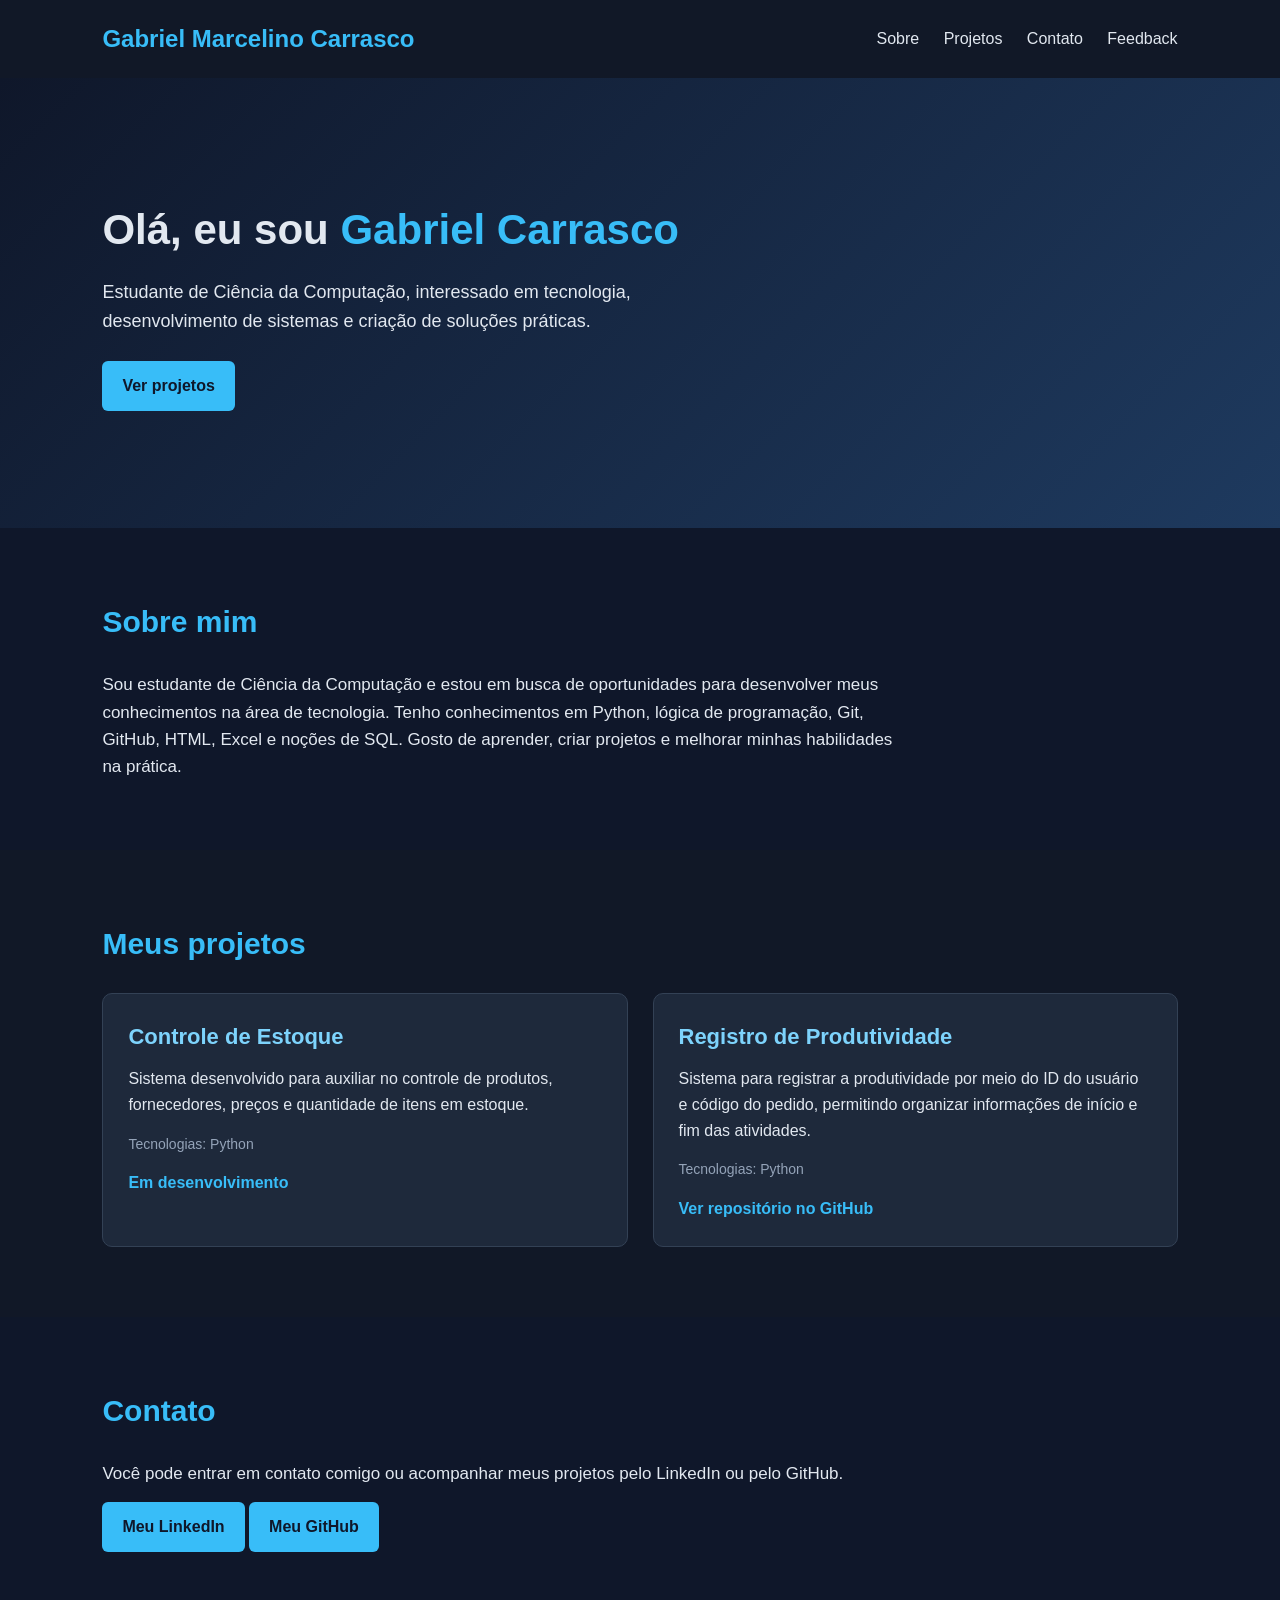
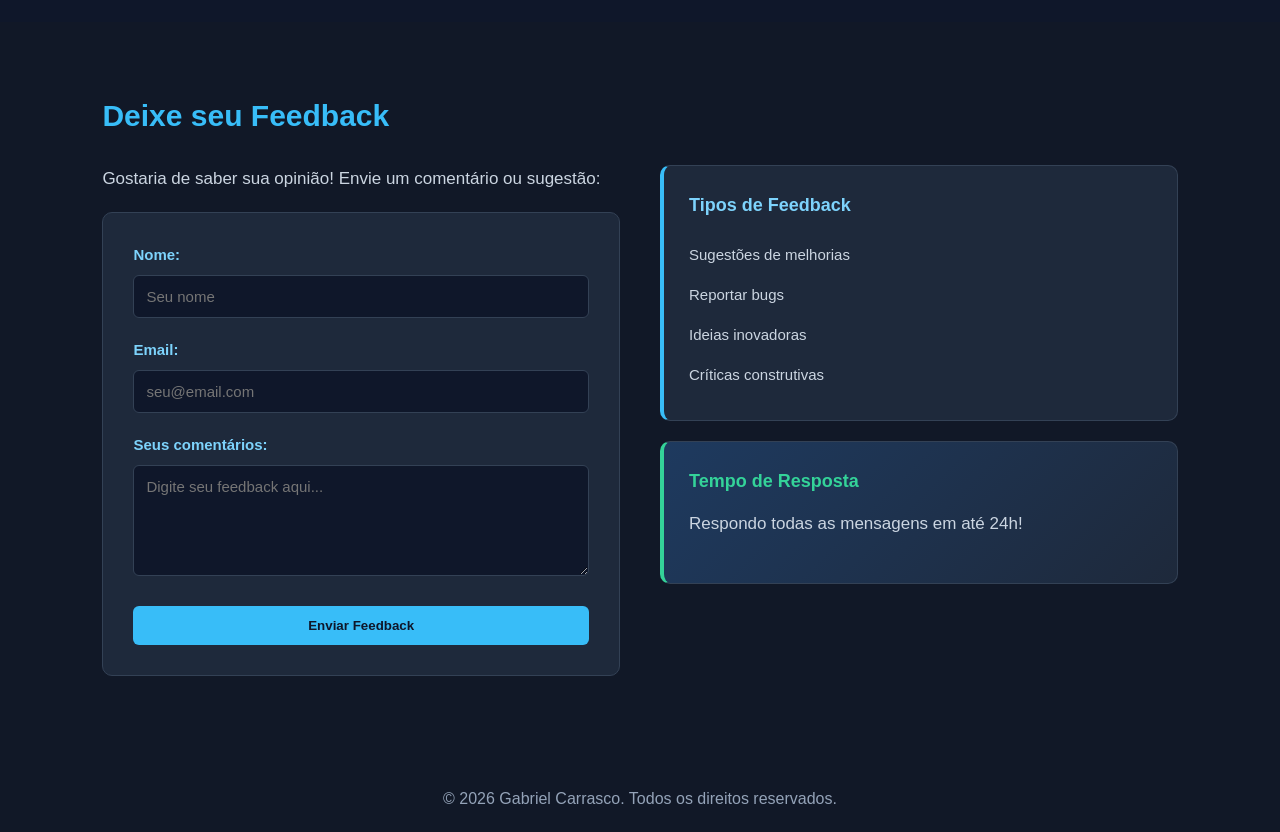
<file: index.html>
<!DOCTYPE html>
<html lang="pt-BR">
<head>
  <meta charset="UTF-8">
  <meta name="viewport" content="width=device-width, initial-scale=1.0">
  <title>Gabriel Marcelino Carrasco | Portfólio</title>
<link rel="stylesheet" href="Estilos/estilos.css">

</head>

<body>

  <header>
    <h1>Gabriel Marcelino Carrasco</h1>

    <nav>
      <a href="#sobre">Sobre</a>
      <a href="#projetos">Projetos</a>
      <a href="#contato">Contato</a>
      <a href="#feedback">Feedback</a>
    </nav>
  </header>

  <main>
    <section class="inicio">
      <h2>Olá, eu sou <span>Gabriel Carrasco</span></h2>

      <p>
        Estudante de Ciência da Computação, interessado em tecnologia,
        desenvolvimento de sistemas e criação de soluções práticas.
      </p>

      <a class="botao" href="#projetos">Ver projetos</a>
    </section>

    <section class="sobre" id="sobre">
      <h2 class="titulo-secao">Sobre mim</h2>

      <p>
        Sou estudante de Ciência da Computação e estou em busca de oportunidades
        para desenvolver meus conhecimentos na área de tecnologia. Tenho
        conhecimentos em Python, lógica de programação, Git, GitHub, HTML, Excel e
        noções de SQL. Gosto de aprender, criar projetos e melhorar minhas
        habilidades na prática.
      </p>
    </section>

    <section class="projetos" id="projetos">
      <h2 class="titulo-secao">Meus projetos</h2>

      <div class="lista-projetos">
        <article class="card">
          <h3>Controle de Estoque</h3>

          <p>
            Sistema desenvolvido para auxiliar no controle de produtos,
            fornecedores, preços e quantidade de itens em estoque.
          </p>

          <p class="tecnologias">
            Tecnologias: Python
          </p>

          <a class="link-projeto" href="https://github.com/gabriellcarrascooo" target="_blank" rel="noopener noreferrer">
            Em desenvolvimento
          </a>
        </article>

        <article class="card">
          <h3>Registro de Produtividade</h3>

          <p>
            Sistema para registrar a produtividade por meio do ID do usuário e
            código do pedido, permitindo organizar informações de início e fim
            das atividades.
          </p>

          <p class="tecnologias">
            Tecnologias: Python
          </p>

          <a class="link-projeto" href="https://github.com/gabriellcarrascooo" target="_blank" rel="noopener noreferrer">
            Ver repositório no GitHub
          </a>
        </article>
      </div>
    </section>

    <section class="contato" id="contato">
      <h2 class="titulo-secao">Contato</h2>

      <p>
        Você pode entrar em contato comigo ou acompanhar meus projetos pelo
        LinkedIn ou pelo GitHub.
      </p>

      <a class="botao" href="https://www.linkedin.com/in/gabriel-marcelino-carrasco-4ba592341/" target="_blank" rel="noopener noreferrer">Meu LinkedIn</a>
      <a class="botao" href="https://github.com/gabriellcarrascooo" target="_blank" rel="noopener noreferrer">Meu GitHub</a>
    </section>

    <section class="feedback" id="feedback">
      <h2 class="titulo-secao">Deixe seu Feedback</h2>

      <div class="container-feedback">
        <div class="coluna-formulario">
          <p>Gostaria de saber sua opinião! Envie um comentário ou sugestão:</p>

          <form id="formulario-feedback" class="formulario-feedback">
            <div class="grupo-form">
              <label for="nome">Nome:</label>
              <input type="text" id="nome" name="nome" placeholder="Seu nome" required>
            </div>

            <div class="grupo-form">
              <label for="email">Email:</label>
              <input type="email" id="email" name="email" placeholder="seu@email.com" required>
            </div>

            <div class="grupo-form">
              <label for="mensagem">Seus comentários:</label>
              <textarea id="mensagem" name="mensagem" rows="5" placeholder="Digite seu feedback aqui..." required></textarea>
            </div>

            <button type="submit" class="botao">Enviar Feedback</button>
          </form>

          <div id="mensagem-status" class="mensagem-status" style="display: none;"></div>
        </div>

        <div class="coluna-info">
          <div class="info-box">
            <h3> Tipos de Feedback</h3>
            <ul class="lista-feedback">
              <li> Sugestões de melhorias</li>
              <li> Reportar bugs</li>
              <li> Ideias inovadoras</li>
              <li> Críticas construtivas</li>
            </ul>
            
          </div>
                    <div class="info-box destaque">
            <h3> Tempo de Resposta</h3>
            <p class="info-text">Respondo todas as mensagens em até 24h!</p>
          </div>
          </div>
            
        </div>
      </div>
    </section>
  </main>

  <footer>
    <p>© 2026 Gabriel Carrasco. Todos os direitos reservados.</p>
  </footer>

  <script>
    document.getElementById('formulario-feedback').addEventListener('submit', function(e) {
      e.preventDefault();
      
      const nome = document.getElementById('nome').value;
      const email = document.getElementById('email').value;
      const mensagem = document.getElementById('mensagem').value;
      const statusDiv = document.getElementById('mensagem-status');
      
      const assunto = `Feedback do Portfolio - ${nome}`;
      const corpo = `Nome: ${nome}%0AEmail: ${email}%0A%0AMensagem:%0A${mensagem}`;
      
      const linkEmail = `mailto:gabre15carrasco@gmail.com?subject=${encodeURIComponent(assunto)}&body=${encodeURIComponent(corpo)}`;
      
      window.location.href = linkEmail;
      
      statusDiv.textContent = 'Redirecionando para seu cliente de email...';
      statusDiv.style.display = 'block';
      statusDiv.className = 'mensagem-status sucesso';
    });
  </script>

</body>
</html>
</file>
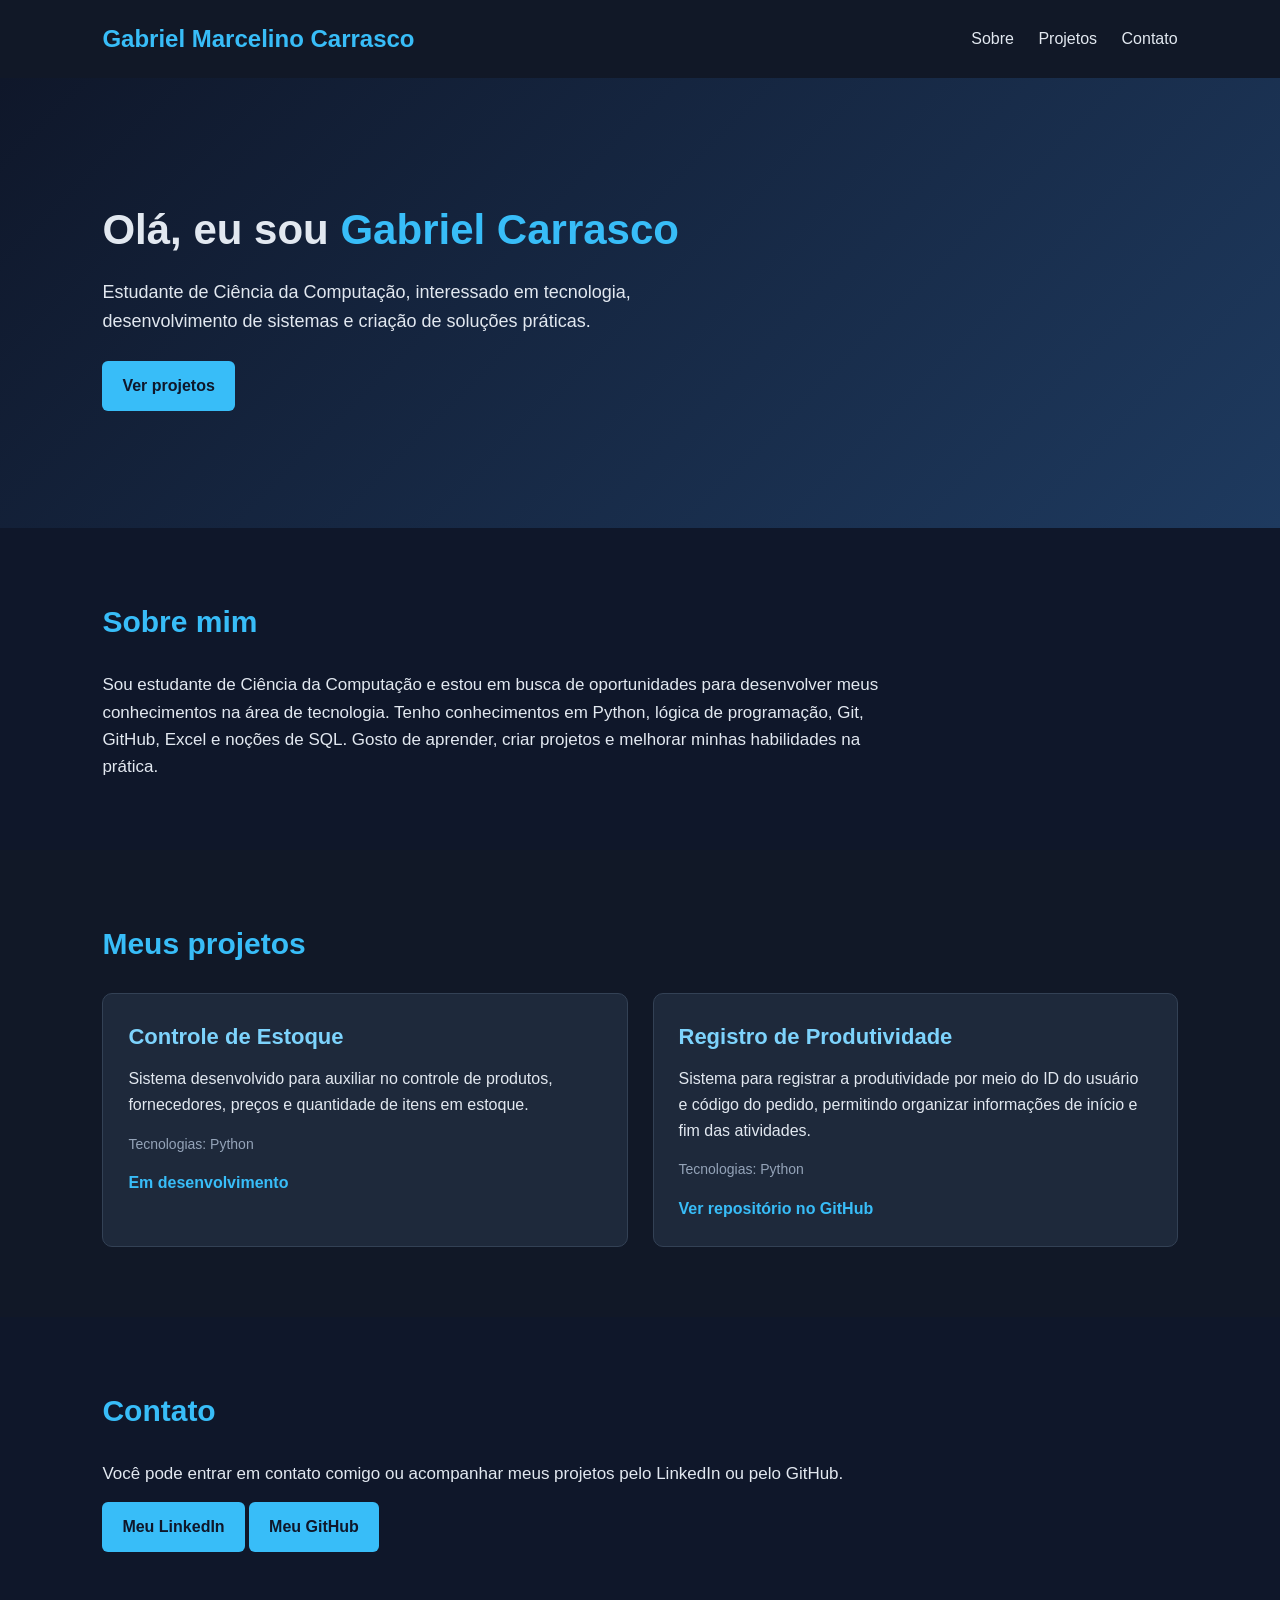
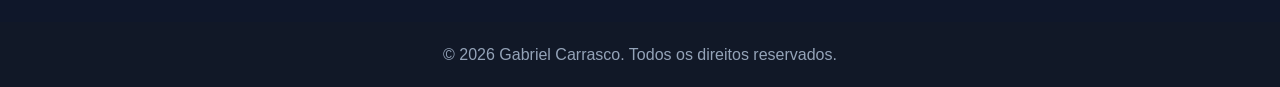
<file: Portfolio_index.html>
<!DOCTYPE html>
<html lang="pt-BR">
<head>
  <meta charset="UTF-8">
  <meta name="viewport" content="width=device-width, initial-scale=1.0">
  <title>Gabriel Marcelino Carrasco | Portfólio</title>

  <style>
    * {
      margin: 0;
      padding: 0;
      box-sizing: border-box;
      font-family: Arial, sans-serif;
    }

    body {
      background: #0f172a;
      color: #e2e8f0;
      line-height: 1.6;
    }

    header {
      background: #111827;
      padding: 20px 8%;
      display: flex;
      justify-content: space-between;
      align-items: center;
      position: sticky;
      top: 0;
    }

    header h1 {
      color: #38bdf8;
      font-size: 24px;
    }

    nav a {
      color: #e2e8f0;
      text-decoration: none;
      margin-left: 20px;
      transition: 0.3s;
    }

    nav a:hover {
      color: #38bdf8;
    }

    .inicio {
      min-height: 450px;
      display: flex;
      flex-direction: column;
      justify-content: center;
      padding: 80px 8%;
      background: linear-gradient(135deg, #0f172a, #1e3a5f);
    }

    .inicio h2 {
      font-size: 42px;
      margin-bottom: 15px;
    }

    .inicio h2 span {
      color: #38bdf8;
    }

    .inicio p {
      max-width: 650px;
      font-size: 18px;
      margin-bottom: 25px;
    }

    .botao {
      display: inline-block;
      width: fit-content;
      background: #38bdf8;
      color: #0f172a;
      text-decoration: none;
      padding: 12px 20px;
      border-radius: 6px;
      font-weight: bold;
      transition: 0.3s;
    }

    .botao:hover {
      background: #7dd3fc;
      transform: translateY(-2px);
    }

    section {
      padding: 70px 8%;
    }

    .titulo-secao {
      font-size: 30px;
      color: #38bdf8;
      margin-bottom: 25px;
    }

    .sobre p {
      max-width: 800px;
      font-size: 17px;
    }

    .projetos {
      background: #111827;
    }

    .lista-projetos {
      display: grid;
      grid-template-columns: repeat(auto-fit, minmax(280px, 1fr));
      gap: 25px;
    }

    .card {
      background: #1e293b;
      padding: 25px;
      border-radius: 10px;
      border: 1px solid #334155;
      transition: 0.3s;
    }

    .card:hover {
      transform: translateY(-6px);
      border-color: #38bdf8;
    }

    .card h3 {
      color: #7dd3fc;
      margin-bottom: 12px;
      font-size: 22px;
    }

    .card p {
      margin-bottom: 15px;
    }

    .tecnologias {
      color: #94a3b8;
      font-size: 14px;
      margin-bottom: 18px;
    }

    .link-projeto {
      color: #38bdf8;
      text-decoration: none;
      font-weight: bold;
    }

    .link-projeto:hover {
      text-decoration: underline;
    }

    .contato p {
      margin-bottom: 15px;
      font-size: 17px;
    }

    footer {
      text-align: center;
      padding: 20px;
      background: #111827;
      color: #94a3b8;
    }

    @media (max-width: 600px) {
      header {
        flex-direction: column;
        gap: 12px;
      }

      nav a {
        margin: 0 8px;
      }

      .inicio h2 {
        font-size: 32px;
      }
    }
  </style>
</head>

<body>

  <header>
    <h1>Gabriel Marcelino Carrasco</h1>

    <nav>
      <a href="#sobre">Sobre</a>
      <a href="#projetos">Projetos</a>
      <a href="#contato">Contato</a>
    </nav>
  </header>

  <main>
    <section class="inicio">
      <h2>Olá, eu sou <span>Gabriel Carrasco</span></h2>

      <p>
        Estudante de Ciência da Computação, interessado em tecnologia,
        desenvolvimento de sistemas e criação de soluções práticas.
      </p>

      <a class="botao" href="#projetos">Ver projetos</a>
    </section>

    <section class="sobre" id="sobre">
      <h2 class="titulo-secao">Sobre mim</h2>

      <p>
        Sou estudante de Ciência da Computação e estou em busca de oportunidades
        para desenvolver meus conhecimentos na área de tecnologia. Tenho
        conhecimentos em Python, lógica de programação, Git, GitHub, Excel e
        noções de SQL. Gosto de aprender, criar projetos e melhorar minhas
        habilidades na prática.
      </p>
    </section>

    <section class="projetos" id="projetos">
      <h2 class="titulo-secao">Meus projetos</h2>

      <div class="lista-projetos">
        <article class="card">
          <h3>Controle de Estoque</h3>

          <p>
            Sistema desenvolvido para auxiliar no controle de produtos,
            fornecedores, preços e quantidade de itens em estoque.
          </p>

          <p class="tecnologias">
            Tecnologias: Python
          </p>

          <a class="link-projeto" href="https://github.com/gabriellcarrascooo" target="_blank" rel="noopener noreferrer">
            Em desenvolvimento
          </a>
        </article>

        <article class="card">
          <h3>Registro de Produtividade</h3>

          <p>
            Sistema para registrar a produtividade por meio do ID do usuário e
            código do pedido, permitindo organizar informações de início e fim
            das atividades.
          </p>

          <p class="tecnologias">
            Tecnologias: Python
          </p>

          <a class="link-projeto" href="https://github.com/gabriellcarrascooo" target="_blank" rel="noopener noreferrer">
            Ver repositório no GitHub
          </a>
        </article>
      </div>
    </section>

    <section class="contato" id="contato">
      <h2 class="titulo-secao">Contato</h2>

      <p>
        Você pode entrar em contato comigo ou acompanhar meus projetos pelo
        LinkedIn ou pelo GitHub.
      </p>

      <a class="botao" href="https://www.linkedin.com/in/gabriel-marcelino-carrasco-4ba592341/" target="_blank" rel="noopener noreferrer">Meu LinkedIn</a>
      <a class="botao" href="https://github.com/gabriellcarrascooo" target="_blank" rel="noopener noreferrer">Meu GitHub</a>
    </section>
  </main>

  <footer>
    <p>© 2026 Gabriel Carrasco. Todos os direitos reservados.</p>
  </footer>

</body>
</html>
</file>
<file: Estilos/estilos.css>
* {
      margin: 0;
      padding: 0;
      box-sizing: border-box;
      font-family: Arial, sans-serif;
    }

    body {
      background: #0f172a;
      color: #e2e8f0;
      line-height: 1.6;
    }
    
    header {
      background: #111827;
      padding: 20px 8%;
      display: flex;
      justify-content: space-between;
      align-items: center;
      position: sticky;
      top: 0;
    }

    header h1 {
      color: #38bdf8;
      font-size: 24px;
    }

    nav a {
      color: #e2e8f0;
      text-decoration: none;
      margin-left: 20px;
      transition: 0.3s;
    }

    nav a:hover {
      color: #38bdf8;
    }

    .inicio {
      min-height: 450px;
      display: flex;
      flex-direction: column;
      justify-content: center;
      padding: 80px 8%;
      background: linear-gradient(135deg, #0f172a, #1e3a5f);
    }

    .inicio h2 {
      font-size: 42px;
      margin-bottom: 15px;
    }

    .inicio h2 span {
      color: #38bdf8;
    }

    .inicio p {
      max-width: 650px;
      font-size: 18px;
      margin-bottom: 25px;
    }

    .botao {
      display: inline-block;
      width: fit-content;
      background: #38bdf8;
      color: #0f172a;
      text-decoration: none;
      padding: 12px 20px;
      border-radius: 6px;
      font-weight: bold;
      transition: 0.3s;
    }

    .botao:hover {
      background: #7dd3fc;
      transform: translateY(-2px);
    }

    section {
      padding: 70px 8%;
    }

    .titulo-secao {
      font-size: 30px;
      color: #38bdf8;
      margin-bottom: 25px;
    }

    .sobre p {
      max-width: 800px;
      font-size: 17px;
    }

    .projetos {
      background: #111827;
    }

    .lista-projetos {
      display: grid;
      grid-template-columns: repeat(auto-fit, minmax(280px, 1fr));
      gap: 25px;
    }

    .card {
      background: #1e293b;
      padding: 25px;
      border-radius: 10px;
      border: 1px solid #334155;
      transition: 0.3s;
    }

    .card:hover {
      transform: translateY(-6px);
      border-color: #38bdf8;
    }

    .card h3 {
      color: #7dd3fc;
      margin-bottom: 12px;
      font-size: 22px;
    }

    .card p {
      margin-bottom: 15px;
    }

    .tecnologias {
      color: #94a3b8;
      font-size: 14px;
      margin-bottom: 18px;
    }

    .link-projeto {
      color: #38bdf8;
      text-decoration: none;
      font-weight: bold;
    }

    .link-projeto:hover {
      text-decoration: underline;
    }

    .contato p {
      margin-bottom: 15px;
      font-size: 17px;
    }

    .feedback {
      background: #111827;
    }

    .feedback p {
      margin-bottom: 20px;
      font-size: 17px;
      color: #cbd5e1;
    }

    .container-feedback {
      display: grid;
      grid-template-columns: 1fr 1fr;
      gap: 40px;
      align-items: start;
    }

    .coluna-formulario {
      display: flex;
      flex-direction: column;
    }

    .coluna-info {
      display: flex;
      flex-direction: column;
      gap: 20px;
    }

    .formulario-feedback {
      background: #1e293b;
      padding: 30px;
      border-radius: 10px;
      border: 1px solid #334155;
      margin-bottom: 20px;
    }

    .info-box {
      background: #1e293b;
      padding: 25px;
      border-radius: 10px;
      border: 1px solid #334155;
      border-left: 4px solid #38bdf8;
    }

    .info-box h3 {
      color: #7dd3fc;
      font-size: 18px;
      margin-bottom: 15px;
    }

    .info-box.destaque {
      background: linear-gradient(135deg, #1e3a5f, #1e293b);
      border-left-color: #34d399;
    }

    .info-box.destaque h3 {
      color: #34d399;
    }

    .lista-feedback {
      list-style: none;
      padding: 0;
    }

    .lista-feedback li {
      color: #cbd5e1;
      padding: 8px 0;
      font-size: 15px;
      line-height: 1.6;
    }

    .info-text {
      color: #cbd5e1;
      font-size: 15px;
      margin-bottom: 15px;
    }

    .links-rapidos {
      display: flex;
      gap: 12px;
      flex-wrap: wrap;
    }

    .link-rapido {
      display: inline-block;
      background: #38bdf8;
      color: #0f172a;
      padding: 10px 16px;
      border-radius: 6px;
      text-decoration: none;
      font-weight: bold;
      font-size: 14px;
      transition: 0.3s;
    }

    .link-rapido:hover {
      background: #7dd3fc;
      transform: translateY(-2px);
    }

    .grupo-form {
      margin-bottom: 20px;
      display: flex;
      flex-direction: column;
    }

    .grupo-form label {
      color: #7dd3fc;
      font-weight: bold;
      margin-bottom: 8px;
      font-size: 15px;
    }

    .grupo-form input,
    .grupo-form textarea {
      background: #0f172a;
      color: #e2e8f0;
      border: 1px solid #334155;
      padding: 12px;
      border-radius: 6px;
      font-size: 15px;
      font-family: Arial, sans-serif;
      transition: 0.3s;
    }

    .grupo-form input:focus,
    .grupo-form textarea:focus {
      outline: none;
      border-color: #38bdf8;
      box-shadow: 0 0 8px rgba(56, 189, 248, 0.3);
    }

    .grupo-form textarea {
      resize: vertical;
    }

    .formulario-feedback .botao {
      margin-top: 10px;
      width: 100%;
      text-align: center;
      border: none;
      cursor: pointer;
    }

    .mensagem-status {
      color: #86efac;
      font-weight: bold;
      padding: 12px;
      background: #1e3a3a;
      border-radius: 6px;
      border-left: 4px solid #86efac;
    }

    .mensagem-status.erro {
      color: #f87171;
      background: #3a1e1e;
      border-left-color: #f87171;
    }

    footer {
      text-align: center;
      padding: 20px;
      background: #111827;
      color: #94a3b8;
    }

    @media (max-width: 600px) {
      header {
        flex-direction: column;
        gap: 12px;
      }

      nav a {
        margin: 0 8px;
      }

      .inicio h2 {
        font-size: 32px;
      }

      .container-feedback {
        grid-template-columns: 1fr;
        gap: 20px;
      }
    }
</file>
